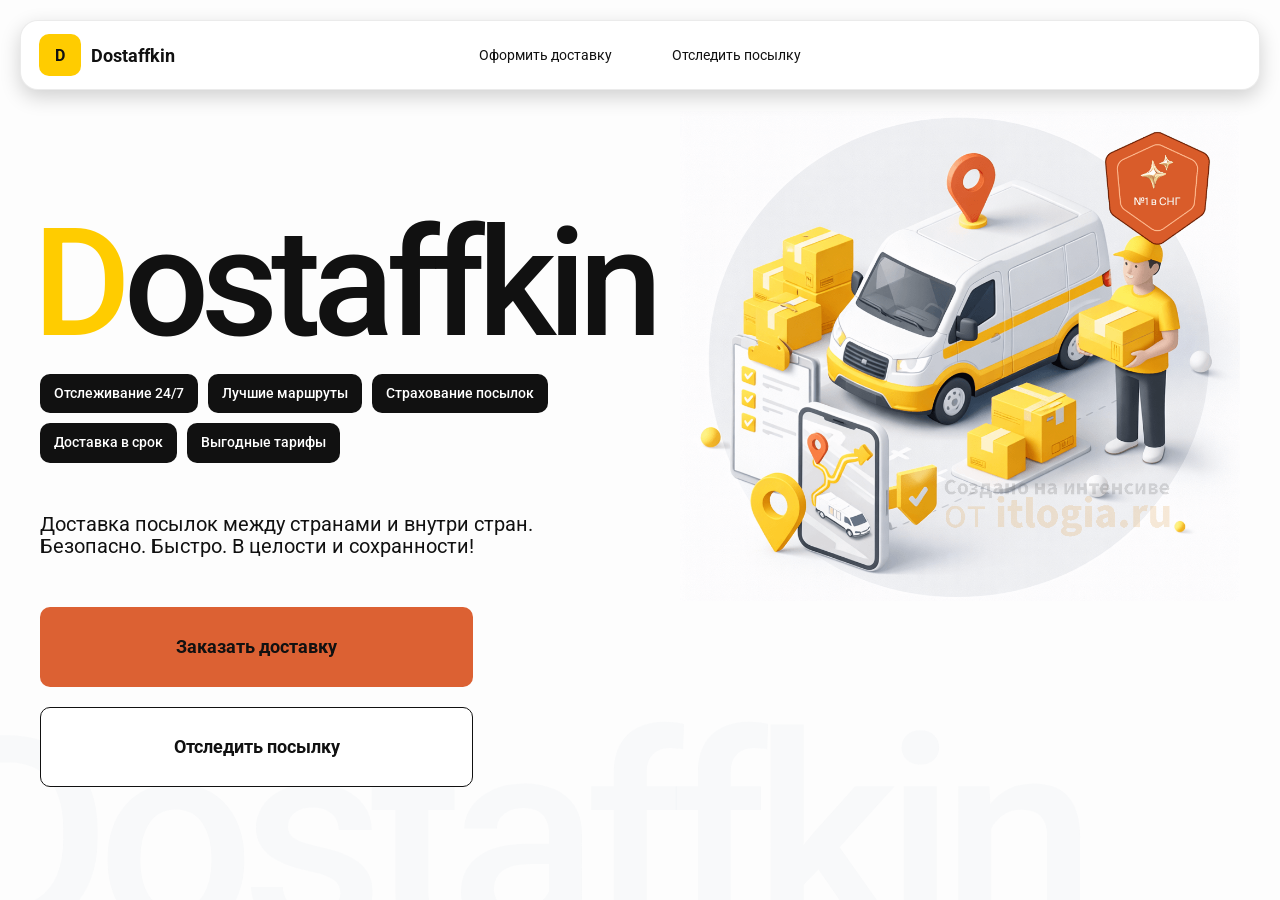
<file: index.html>
<!doctype html>

<html lang="ru">

    <head>
        <meta charset="utf-8"/>
        <meta name="viewport" content="width=device-width,initial-scale=1,maximum-scale=1,user-scalable=0"/>
        <title>Dostaffkin — Доставка посылок между странами и внутри стран. Безопасно. Быстро. В целости и сохранности!</title>
        <link rel="stylesheet" href="styles/base.css"/>
        <link rel="stylesheet" href="styles/base_adaptive.css"/>
        <link rel="stylesheet" href="styles/index.css"/>
        <link rel="stylesheet" href="styles/index_adaptive.css"/>
    </head>

    <body>
        <div class="container">

            <header class="header">
                <a class="header-brand" href="#">
                    <div class="header-logo">D</div>
                    <div class="header-title">Dostaffkin</div>
                </a>
                <nav class="header-menu">
                    <a class="header-link" href="./order.html">Оформить <span>доставку</span></a>
                    <a class="header-link" href="./track.html">Отследить <span>посылку</span></a>
                </nav>
            </header>

            <main class="main">
                <section class="main-info">
                    <div class="main-title">
                        <span>D</span>ostaffkin
                    </div>
                    <div class="main-features">
                        <div class="main-feature">Отслеживание 24/7</div>
                        <div class="main-feature">Лучшие маршруты</div>
                        <div class="main-feature">Страхование посылок</div>
                        <div class="main-feature">Доставка в срок</div>
                        <div class="main-feature">Выгодные тарифы</div>
                    </div>
                    <div class="main-description">
                        Доставка посылок между странами и внутри стран.
                        Безопасно. Быстро. В целости и сохранности!
                    </div>
                    <div class="main-actions">
                        <a class="button" type="button" href="./order.html">Заказать доставку</a>
                        <a class="button button-white" type="button" href="./track.html">Отследить посылку</a>
                    </div>
                </section>
                <div class="main-title-ghost">Dostaffkin</div>
                <section class="main-image">
                    <img src="images/main-image.png" alt="Main image"/>
                </section>
            </main>

        </div>
    </body>

</html>
</file>
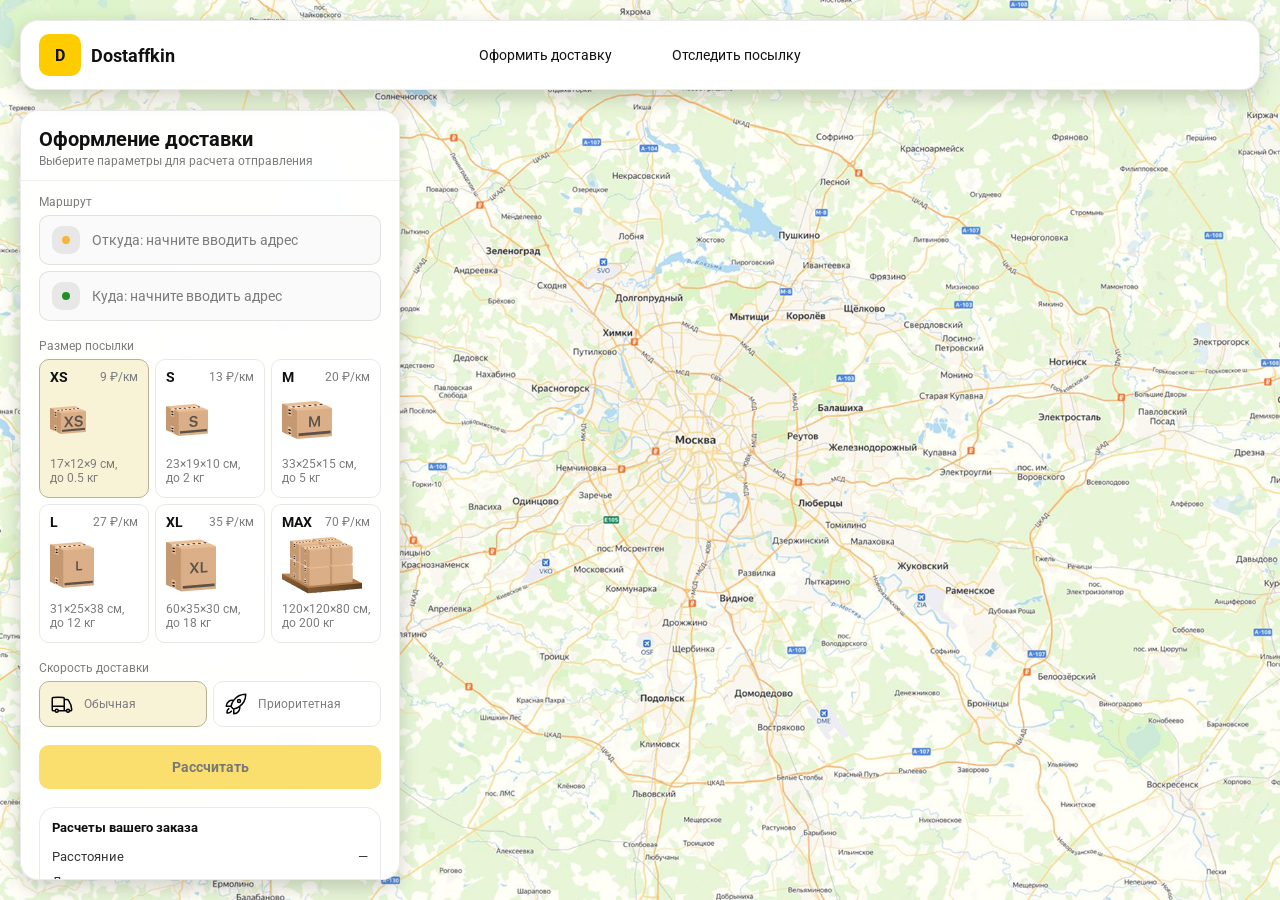
<file: order.html>
<!doctype html>
<html lang="ru">

    <head>
        <meta charset="utf-8"/>
        <meta name="viewport" content="width=device-width,initial-scale=1,maximum-scale=1,user-scalable=0"/>
        <title>Оформление доставки</title>

        <link rel="stylesheet" href="styles/base.css"/>
        <link rel="stylesheet" href="styles/base_adaptive.css"/>

        <link rel="stylesheet" href="styles/order.css"/>
        <link rel="stylesheet" href="styles/order_adaptive.css"/>
    </head>

    <body>
        <div id="map"></div>

        <header class="header">
            <a class="header-brand" href="./index.html">
                <div class="header-logo">D</div>
                <div class="header-title">Dostaffkin</div>
            </a>
            <nav class="header-menu">
                <a class="header-link" href="#">Оформить <span>доставку</span></a>
                <a class="header-link" href="./track.html">Отследить <span>посылку</span></a>
            </nav>
        </header>

        <aside class="main" id="sidebar">
            <div class="main-header">
                <div class="main-title">Оформление доставки</div>
                <div class="main-text">Выберите параметры для расчета отправления</div>
            </div>
            <div class="main-content">
                <div class="main-route">
                    <div class="main-block-title">Маршрут</div>
                    <div class="main-fields">
                        <div class="main-field" id="fromField">
                            <div class="main-pin"></div>
                            <input id="from" placeholder="Откуда: начните вводить адрес" autocomplete="off"/>
                            <div class="main-ac" id="fromAc" role="listbox" aria-label="Подсказки адресов"></div>
                        </div>
                        <div class="main-field" id="toField">
                            <div class="main-pin"></div>
                            <input id="to" placeholder="Куда: начните вводить адрес" autocomplete="off"/>
                            <div class="main-ac" id="toAc" role="listbox" aria-label="Подсказки адресов"></div>
                        </div>
                    </div>
                </div>
                <div class="main-package">
                    <div class="main-block-title">Размер посылки</div>

                    <div class="main-sizes">
                        <div class="main-size-card is-active" data-value="xs">
                            <div class="main-size-top">
                                <div class="main-size-label">XS</div>
                                <div class="main-size-rate">9 ₽/км</div>
                            </div>
                            <div class="main-size-media">
                                <img src="images/sizes/xs.png" alt="Короб XS"/>
                            </div>
                            <div class="main-size-description">17×12×9 см,<br>до 0.5 кг</div>
                        </div>

                        <div class="main-size-card" data-value="s">
                            <div class="main-size-top">
                                <div class="main-size-label">S</div>
                                <div class="main-size-rate">13 ₽/км</div>
                            </div>
                            <div class="main-size-media">
                                <img src="images/sizes/s.png" alt="Короб S"/>
                            </div>
                            <div class="main-size-description">23×19×10 см,<br>до 2 кг</div>
                        </div>

                        <div class="main-size-card" data-value="m">
                            <div class="main-size-top">
                                <div class="main-size-label">M</div>
                                <div class="main-size-rate">20 ₽/км</div>
                            </div>
                            <div class="main-size-media">
                                <img src="images/sizes/m.png" alt="Короб M"/>
                            </div>
                            <div class="main-size-description">33×25×15 см,<br>до 5 кг</div>
                        </div>

                        <div class="main-size-card" data-value="l">
                            <div class="main-size-top">
                                <div class="main-size-label">L</div>
                                <div class="main-size-rate">27 ₽/км</div>
                            </div>
                            <div class="main-size-media">
                                <img src="images/sizes/l.png" alt="Короб L"/>
                            </div>
                            <div class="main-size-description">31×25×38 см,<br>до 12 кг</div>
                        </div>

                        <div class="main-size-card" data-value="xl">
                            <div class="main-size-top">
                                <div class="main-size-label">XL</div>
                                <div class="main-size-rate">35 ₽/км</div>
                            </div>
                            <div class="main-size-media">
                                <img src="images/sizes/xl.png" alt="Короб XL"/>
                            </div>
                            <div class="main-size-description">60×35×30 см,<br>до 18 кг</div>
                        </div>

                        <div class="main-size-card" data-value="max">
                            <div class="main-size-top">
                                <div class="main-size-label">MAX</div>
                                <div class="main-size-rate">70 ₽/км</div>
                            </div>
                            <div class="main-size-media main-size-media-palleta">
                                <img src="images/sizes/max.png" alt="Паллета"/>
                            </div>
                            <div class="main-size-description">120×120×80 см,<br>до 200 кг</div>
                        </div>
                    </div>
                </div>
                <div class="main-speed">
                    <div class="main-block-title">Скорость доставки</div>

                    <div class="main-speeds">
                        <div class="main-speed-card is-active" data-value="regular">
                            <img class="main-speed-media" src="images/icons/regular.svg" alt="Regular"/>
                            <div class="main-speed-description">Обычная</div>
                        </div>
                        <div class="main-speed-card" data-value="fast">
                            <img class="main-speed-media" src="images/icons/fast.svg" alt="Fast"/>
                            <div class="main-speed-description">Приоритетная</div>
                        </div>

                    </div>
                </div>
                <div class="main-calculate-block">
                    <button id="calc" class="button calculate-button" type="button" disabled>Рассчитать</button>
                </div>
                <div class="main-result" id="result">
                    <div class="main-result-title">Расчеты вашего заказа</div>
                    <div class="main-result-lines">
                        <div class="main-result-line"><span>Расстояние</span><span id="distanceValue">—</span></div>
                        <div class="main-result-line"><span>Доставим через</span><span id="durationValue">—</span></div>
                        <div class="main-result-line"><span>Тариф</span><span id="rateValue">—</span></div>
                    </div>
                    <div class="main-price">
                        <div class="main-price-label">Итого</div>
                        <div class="main-price-value" id="totalValue">—</div>
                    </div>
                </div>
                <div class="main-order-box">
                <div class="main-order-form" id="orderForm">
                    <div class="main-order-title">Оформление доставки</div>
                    <div class="main-block-info-row">
                        <div class="main-block-title">Контакты</div>
                        <div class="order-fields">
                            <div class="main-field">
                                <input id="customerName" placeholder="Ваше имя" autocomplete="off"/>
                            </div>
                            <div class="main-field">
                                <input id="customerPhone" placeholder="Ваш телефон" autocomplete="off" inputmode="tel"/>
                            </div>
                        </div>
                    </div>
                    <div class="main-block-info-row extra-info">
                        <div class="main-block-title">Дополнительная информация</div>
                        <div class="main-field textarea">
                            <textarea id="comment" placeholder="Детали доставки и комментарии"></textarea>
                        </div>
                    </div>
                    <button id="submit" class="button main-submit-request" type="button" disabled>Отправить
                        заявку
                    </button>
                </div>

                <div class="main-order-success" id="orderSuccess">
                    <div class="main-success-icon">✓</div>
                    <div class="main-success-title">Заявка отправлена!</div>
                    <div class="main-success-title">Номер отправления – <span id="orderId"></span></div>
                    <div class="main-success-subtitle">Мы скоро свяжемся с вами</div>
                </div>
                </div>
            </div>
        </aside>

    </body>

</html>
</file>
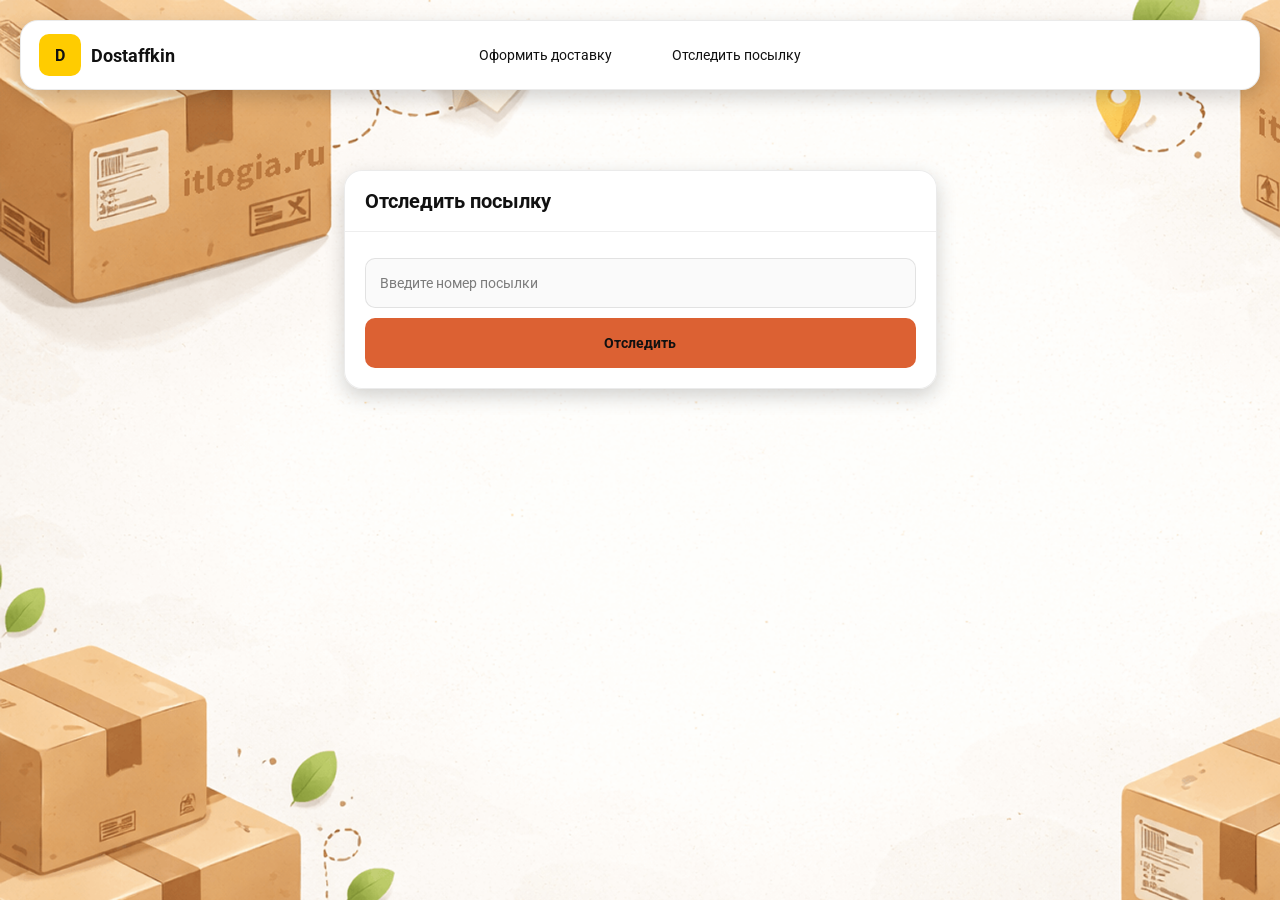
<file: track.html>
<!doctype html>
<html lang="ru">
<head>
    <meta charset="utf-8"/>
    <meta name="viewport" content="width=device-width,initial-scale=1,maximum-scale=1,user-scalable=0"/>
    <title>Отследить посылку</title>
    <link rel="stylesheet" href="styles/base.css"/>
    <link rel="stylesheet" href="styles/base_adaptive.css"/>

    <link rel="stylesheet" href="styles/track.css"/>
    <link rel="stylesheet" href="styles/track_adaptive.css"/>
</head>
<body>
    <div class="container">

        <header class="header">
            <a class="header-brand" href="./index.html">
                <div class="header-logo">D</div>
                <div class="header-title">Dostaffkin</div>
            </a>
            <nav class="header-menu">
                <a class="header-link" href="./order.html">Оформить <span>доставку</span></a>
                <a class="header-link" href="#">Отследить <span>посылку</span></a>
            </nav>
        </header>

        <main class="track-content">
            <section class="track-card track-search">
                <div class="track-title">Отследить посылку</div>
                <div class="track-action">
                    <div class="main-field track-field">
                        <input id="trackNumber" placeholder="Введите номер посылки" autocomplete="off"/>
                    </div>
                    <button id="trackButton" class="button track-button" type="button">Отследить</button>
                </div>
            </section>

            <section class="track-card track-result" id="trackResult">
                <div class="track-result-header">
                    <div class="track-id" id="trackIdValue"></div>
                    <div class="track-routes">
                        <div class="track-route">
                            <div class="track-route-pin">
                                <svg xmlns="http://www.w3.org/2000/svg" fill="none" viewBox="0 0 24 24" stroke-width="1.5"
                                    stroke="orange" class="size-6">
                                    <path stroke-linecap="round" stroke-linejoin="round"
                                    d="M15 10.5a3 3 0 1 1-6 0 3 3 0 0 1 6 0Z"/>
                                    <path stroke-linecap="round" stroke-linejoin="round"
                                    d="M19.5 10.5c0 7.142-7.5 11.25-7.5 11.25S4.5 17.642 4.5 10.5a7.5 7.5 0 1 1 15 0Z"/>
                                </svg>
                            </div>
                            <div class="track-route-address" id="trackFromValue">
                                Откуда: Москва, улица Арбат, 1
                            </div>
                        </div>
                        <div class="track-route track-route-arrow">
                            <svg xmlns="http://www.w3.org/2000/svg" fill="none" viewBox="0 0 24 24" stroke-width="1.5"
                                stroke="currentColor" class="size-6">
                                <path stroke-linecap="round" stroke-linejoin="round"
                                d="M19.5 13.5 12 21m0 0-7.5-7.5M12 21V3"/>
                            </svg>
                        </div>
                        <div class="track-route">
                            <div class="track-route-pin">
                                <svg xmlns="http://www.w3.org/2000/svg" fill="none" viewBox="0 0 24 24" stroke-width="1.5"
                                    stroke="green" class="size-6">
                                    <path stroke-linecap="round" stroke-linejoin="round"
                                    d="M15 10.5a3 3 0 1 1-6 0 3 3 0 0 1 6 0Z"/>
                                    <path stroke-linecap="round" stroke-linejoin="round"
                                    d="M19.5 10.5c0 7.142-7.5 11.25-7.5 11.25S4.5 17.642 4.5 10.5a7.5 7.5 0 1 1 15 0Z"/>
                                </svg>
                            </div>
                            <div class="track-route-address" id="trackToValue">
                                Куда: Минск, проспект Независимости, 58
                            </div>
                        </div>
                    </div>
                </div>
                <div class="track-info">
                    <div class="track-status-title">Статус данной посылки:</div>
                    <div class="track-status-list" id="trackStatusList">


                        <div class="track-status created">
                            <img src="images/icons/created.svg" class="track-status-icon" alt="Created">
                            <div class="track-status-text">
                                <div class="track-status-text-state">Создан</div>
                                <div class="track-status-text-date">10.01.2026</div>
                            </div>
                        </div>

                        <div class="track-status in-way">
                            <img src="images/icons/in-way.svg" class="track-status-icon" alt="In way">
                            <div class="track-status-text">
                                <div class="track-status-text-state">В пути: Москва</div>
                                <div class="track-status-text-date">18.01.2026</div>
                            </div>
                        </div>

                        <div class="track-status ready">
                            <img src="images/icons/ready.svg" class="track-status-icon" alt="Ready">
                            <div class="track-status-text">
                                <div class="track-status-text-state">Готов к выдаче</div>
                                <div class="track-status-text-date">25.01.2026</div>
                            </div>
                        </div>

                        <div class="track-status done">
                            <img src="images/icons/done.svg" class="track-status-icon" alt="Done">
                            <div class="track-status-text">
                                <div class="track-status-text-state">Вручен</div>
                                <div class="track-status-text-date">27.01.2026</div>
                            </div>
                        </div>

                    </div>
                </div>
            </section>
        </main>

    </div>
</body>
</html>
</file>
<file: styles/base.css>
*, *::before, *::after {
    box-sizing: border-box;
}

@font-face {
    font-family: "Roboto";
    src: url("../fonts/Roboto-Regular.ttf");
    font-weight: normal;
}

@font-face {
    font-family: "Roboto";
    src: url("../fonts/Roboto-Bold.ttf");
    font-weight: bold;
}

@font-face {
    font-family: "Roboto";
    src: url("../fonts/Roboto-Medium.ttf");
    font-weight: 500;
}

html, body {
    margin: 0;
    color: #111111;
    font-family: "Roboto", sans-serif;
}

body {
    background: #FDFDFD;
}

.header {
    border-radius: 18px;
    box-shadow: 0 7px 20px 0 #0000002E;
    backdrop-filter: blur(10px);
    background: #ffffff;
    left: 20px;
    border: 1px solid rgba(0, 0, 0, 0.08);
    position: fixed;
    right: 20px;
    top: 20px;
    padding: 14px 18px;
    height: 70px;
    display: flex;
    align-items: center;
    z-index: 6;
}

.header-brand {
    display: flex;
    align-items: center;
    text-decoration: none;
    gap: 10px;
}

.header-logo {
    width: 42px;
    height: 42px;
    border-radius: 10px;
    background: #FFCC00;
    display: grid;
    place-items: center;
    font-weight: bold;
    color: #111;
}

.header-title {
    font-size: 18px;
    font-weight: bold;
    color: #111111;
    text-decoration: none;
}

.header-menu {
    display: flex;
    align-items: center;
    gap: 60px;
    margin: 0;
    position: absolute;
    left: 50%;
    transform: translateX(-50%);
}

.header-link {
    font-size: 14px;
    color: #111111;
    text-decoration: none;
}

.button {
    border: 0;
    outline: none;
    height: 44px;
    border-radius: 10px;
    font-size: 14px;
    font-weight: bold;
    cursor: pointer;
    font-family: inherit;
    transition: transform .08s ease, opacity .12s ease;
    background: #DC6133;
    color: #111111;
    text-align: center;
    text-decoration: none;
}

.button:hover {
    background-color: #E5BC19;
}

.button:disabled {
    cursor: not-allowed;
    background-color: #FADE6E;
    color: #787878;
    transform: none;
}

.button.button-white {
    background: #ffffff;
    border: 1px solid #111111;
}

.button.button-white:hover {
    background: rgb(241 241 241);
}

.main-field {
    display: flex;
    align-items: center;
    margin-top: 6px;
    gap: 10px;
    border: 1px solid #1111111A;
    background: #FAFAFA;
    border-radius: 10px;
    padding: 10px 12px;
    position: relative;
    box-sizing: border-box;
    height: 50px;
}

.main-field.textarea {
    height: auto;
}

.main-pin {
    width: 28px;
    height: 28px;
    border-radius: 10px;
    background: rgba(17, 17, 17, 0.08);
    display: grid;
    place-items: center;
    flex: 0 0 auto;
    position: relative;
}

.main-pin::before {
    content: "";
    width: 8px;
    height: 8px;
    border-radius: 999px;
    background: orange;
    opacity: .75;
    display: block;
}

.main-field:last-child .main-pin::before {
    background: green;
    opacity: .85;
}

input, textarea {
    width: 100%;
    border: 0;
    outline: none;
    background: transparent;
    font-size: 14px;
    color: #111111;
    font-family: inherit;
}

textarea {
    resize: vertical;
    min-height: 72px;
    padding: 2px 0;
}

input::placeholder, textarea::placeholder {
    color: #7C7C7C;
}

.main-field:focus-within {
    border-color: rgba(0, 0, 0, 0.20);
    box-shadow: 0 0 0 4px rgba(255, 204, 0, 0.35);
    background: rgba(255, 255, 255, 0.75);
}
</file>
<file: styles/base_adaptive.css>
@media (max-width: 767px) {
    .header {
        left: 10px;
        right: 10px;
        top: 10px;
    }

    .header-link span {
        display: none;
    }

    .header-menu {
        gap: 20px;
        justify-content: flex-start;
        margin: 0 0 0 30px;
        position: static;
        transform: none;
    }
}

@media (max-width: 420px) {
    .header-title {
        display: none;
    }
}

@media (max-width: 374px) {
    .header-menu {
        gap: 10px;
        margin: 0 0 0 10px;
    }
}
</file>
<file: styles/index.css>
.container {
    overflow: hidden;
    min-height: 100vh;
}

.main {
    padding: 111px 40px 40px;
    position: relative;
    display: flex;
}

.main-info {
    max-width: 840px;
    width: 100%;
    position: relative;
}

.main-title {
    margin-top: 98px;
    font-weight: 500;
    font-size: 200px;
    line-height: 1;
    letter-spacing: -0.05em;
    color: #111111;
    left: -15px;
    position: relative;
}

.main-title span {
    color: #ffcc00;
}

.main-features {
    margin-top: 15px;
    display: flex;
    flex-wrap: wrap;
    gap: 10px;
}

.main-feature {
    background: #111111;
    color: #ffffff;
    padding: 12px 14px;
    font-weight: 500;
    font-size: 14px;
    line-height: 1.1;
    border-radius: 10px;
}

.main-description {
    margin-top: 50px;
    max-width: 500px;
    font-size: 20px;
    line-height: 1.1;
    color: #111111;
}

.main-actions {
    margin-top: 50px;
    display: flex;
    flex-direction: column;
    gap: 20px;
}

.main-actions .button {
    height: 80px;
    width: 433px;
    font-size: 18px;
    font-weight: bold;
    place-items: center;
    display: grid;
}

.main-title-ghost {
    position: absolute;
    z-index: -1;
    left: -70px;
    bottom: -150px;
    font-weight: 500;
    font-size: 278px;
    line-height: 1;
    letter-spacing: -0.05em;
    color: #ECEDF04D;
}

.main-image {
    width: 1024px;
    top: 100px;
    z-index: -2;
}

.main-image img {
    width: 100%;
    max-width: 1024px;
    height: auto;
    display: block;
}
</file>
<file: styles/index_adaptive.css>
@media (max-width: 1760px) {
    .main-title {
        font-size: 150px;
        left: -7px;
    }

    .main-info {
        max-width: 640px;
    }
}

@media (max-width: 1200px) {
    .main-info {
        max-width: 540px;
    }

    .main {
        padding: 111px 20px 20px;
    }

    .main-title {
        font-size: 120px;
        left: -4px;
    }

    .main-title-ghost {
        font-size: 220px;
    }
}

@media (max-width: 1024px) {
    .main-title {
        margin-top: 30px;
    }

    .main {
        flex-direction: column-reverse;
    }

    .main-image {
        max-width: 350px;
        position: absolute;
        left: 370px;
        top: 370px;
    }

    .main-info {
        max-width: 100%;
    }

    .main-actions {
        gap: 10px;
    }

    .main-actions .button {
        height: 50px;
        font-size: 14px;
        width: auto;
        max-width: 300px;
    }

    .main-description {
        max-width: 350px;
    }
}

@media (max-width: 570px) {
    .main-title {
        font-size: 88px;
    }

    .main-description {
        max-width: 100%
    }

    .main-actions {
       width: 100%;
    }

    .main-actions .button {
        width: 100%;
        max-width: 100%
    }

    .main-image {
        max-width: 650px;
        position: absolute;
        left: 170px;
        top: 70px;
        opacity: 0.2;
    }
}

@media (max-width: 400px) {
    .main-title {
        font-size: 70px;
    }
}
</file>
<file: styles/order.css>
#map {
    background-image: url("../images/order-bg.png");
    background-size: cover;
    position: fixed;
    inset: 0;
}

.main {
    border-radius: 18px;
    box-shadow: 0 7px 20px 0 #0000002E;
    backdrop-filter: blur(10px);
    background: rgba(255, 255, 255, 0.96);
    left: 20px;
    border: 1px solid rgba(0, 0, 0, 0.08);
    position: fixed;
    top: 110px;
    bottom: 20px;
    width: 380px;
    display: flex;
    flex-direction: column;
    overflow: hidden;
    z-index: 5;
}

.main-header {
    padding: 18px 18px 12px 18px;
    border-bottom: 1px solid rgba(0, 0, 0, 0.06);
    display: flex;
    flex-direction: column;
}

.main-title {
    font-size: 20px;
    line-height: 100%;
    font-weight: bold;
}

.main-text {
    font-size: 12px;
    margin-top: 5px;
    color: #7C7C7C;
}

.main-content {
    padding: 14px 18px 18px 18px;
    overflow: auto;
    scrollbar-width: none;
    display: flex;
    flex-direction: column;
    gap: 18px;
    flex: 1;
}

.main-block-title {
    font-size: 12px;
    color: #7C7C7C;
}

.main-route .main-block-title,
.main-package .main-block-title {
    margin-bottom: 6px;
}

.main-sizes {
    display: grid;
    gap: 6px;
    grid-template-columns: repeat(3, 1fr);
}

.main-size-card {
    border: 1px solid #E8E8E7;
    background: #FFFFFF;
    border-radius: 10px;
    padding: 10px;
    cursor: pointer;
    user-select: none;
    transition: transform .08s ease, border-color .12s ease, background .12s ease;
    min-height: 139px;
}

.main-size-card:hover {
    transform: translateY(-1px);
}

.main-size-card.is-active {
    background-color: #F8F2D6;
    border-color: #B7B196;
}

.main-size-top {
    display: flex;
    align-items: center;
    justify-content: space-between;
}

.main-size-label {
    font-weight: bold;
    font-size: 14px;
    color: #111111;
    line-height: 100%;
}

.main-size-rate {
    font-size: 12px;
    color: #7C7C7C;
    line-height: 100%;
}

.main-size-media {
    margin-top: 8px;
    height: 57px;
}

.main-size-description {
    margin-top: 8px;
    font-size: 12px;
    color: #7C7C7C;
    line-height: 1.2;
}

.main-speed .main-block-title {
    margin-bottom: 6px;
}

.main-speeds {
    display: grid;
    gap: 6px;
    grid-template-columns: repeat(2, 1fr);
}

.main-speed-card {
    border: 1px solid #E8E8E7;
    background: #FFFFFF;
    border-radius: 10px;
    padding: 10px;
    cursor: pointer;
    user-select: none;
    transition: transform .08s ease, border-color .12s ease, background .12s ease;
    display: flex;
    align-items: center;
    gap: 10px;
}

.main-speed-card:hover {
    transform: translateY(-1px);
}

.main-speed-card.is-active {
    background-color: #F8F2D6;
    border-color: #B7B196;
}

.main-speed-description {
    font-size: 12px;
    color: #7C7C7C;
    line-height: 1.2;
}

.calculate-button {
    width: 100%;
}

.main-result {
    border: 1px solid rgba(0, 0, 0, 0.08);
    background: rgba(255, 255, 255, 0.75);
    border-radius: 16px;
    padding: 12px;
    line-height: 1.25;
}

.main-result-title {
    font-weight: bold;
    font-size: 13px;
    color: #111111;
    margin-bottom: 13px;
}

.main-result-lines {
    gap: 8px;
    display: flex;
    flex-direction: column;
}

.main-result-line {
    font-size: 13px;
    color: rgba(17, 17, 17, 0.85);
    display: flex;
    justify-content: space-between;
}

.main-price {
    margin-top: 18px;
    padding-top: 10px;
    border-top: 1px dashed rgba(0, 0, 0, 0.12);
    display: flex;
    align-items: baseline;
    justify-content: space-between;
}

.main-price-label {
    font-size: 12px;
    color: rgba(17, 17, 17, 0.55);
}

.main-price-value {
    font-size: 20px;
    font-weight: bold;
    color: #111111;
    letter-spacing: -0.3px;
}

.main-order-box {
    background: #ffffff;
    border: 1px solid #E8E8E7;
    border-radius: 10px;
    padding: 12px;
}

.main-order-title {
    margin-bottom: 8px;
    font-weight: bold;
    font-size: 14px;
    color: #111111;
}

.main-block-info {
    display: flex;
    flex-direction: column;
    gap: 6px;
}

.order-fields {
    display: grid;
    grid-template-columns: 1fr 1fr;
    column-gap: 10px;
    margin-top: 6px;
}

.main-block-info-row.extra-info {
    display: block;
    margin-top: 13px;
}

.main-submit-request {
    width: 100%;
    margin-top: 6px;
}

.main-order-success {
    display: none;
    text-align: center;
    padding: 22px 12px;
    gap: 12px;
}

.main-order-success.is-visible {
    display: flex;
    flex-direction: column;
    align-items: center;
}

.main-success-icon {
    width: 56px;
    height: 56px;
    border-radius: 50%;
    background: #16a34a;
    color: #ffffff;
    display: grid;
    place-items: center;
    font-size: 30px;
}

.main-success-title {
    font-size: 14px;
    font-weight: bold;
    color: #111111;
}

.main-success-subtitle {
    font-size: 12px;
    color: rgba(17, 17, 17, 0.55);
    line-height: 1.3;
}
</file>
<file: styles/order_adaptive.css>
@media (max-width: 767px) {
    .main {
        left: 10px;
        right: 10px;
        top: 50%;
        bottom: 12px;
        width: auto;
        max-width: none;
    }
}

@media (max-width: 420px) {
    .main-sizes {
        grid-template-columns: repeat(2, 1fr);
    }
}
</file>
<file: styles/track.css>
.container {
    background: #F4F4F4 url("../images/track-bg.png");
    background-size: cover;
    min-height: 100vh;
    padding: 170px 0 50px 0;
}

.track-content {
    width: 593px;
    margin: 0 auto;
}

.track-card {
    width: 100%;
    border-radius: 18px;
    box-shadow: 0 7px 20px 0 #0000002E;
    backdrop-filter: blur(10px);
    background: rgba(255, 255, 255, 0.96);
    border: 1px solid rgba(0, 0, 0, 0.08);
}

.track-title {
    font-size: 20px;
    line-height: 100%;
    font-weight: bold;
    border-bottom: 1px solid #EEEEEE;
    padding: 20px;
}

.track-action {
    padding: 20px;
}

.track-button {
    width: 100%;
    height: 50px;
}

.track-field {
    margin-bottom: 10px;
}

.track-result {
    margin-top: 5px;
    display: none;
}

.track-result.is-visible {
    display: block;
}

.track-result-header {
    font-weight: bold;
    font-size: 14px;
    color: #111111;
    padding: 20px;
    border-bottom: 1px solid #EEEEEE;
}

.track-id {
    margin-bottom: 12px;
    font-size: 20px;
}

.track-routes {
    display: flex;
    flex-direction: column;
    gap: 10px;
    font-weight: normal;
}

.track-route {
    display: flex;
    align-items: center;
    gap: 10px;
}

.track-route-pin {
    width: 24px;
    height: 24px;
    flex-shrink: 0;
}

.track-route-arrow {
    padding: 15px 0;
    width: 24px;
    height: 24px;
}

.track-info {
    padding: 20px;
}

.track-status {
    display: flex;
    align-items: center;
    font-size: 12px;
    gap: 10px;
}

.track-status-title {
    font-size: 14px;
    color: #111111;
    margin-bottom: 20px;
}

.track-status-list {
    display: flex;
    flex-direction: column;
    gap: 15px;
}

.track-status-icon {
    width: 40px;
    height: 40px;
    border-radius: 50%;
    background: rgba(17, 17, 17, 0.08);
    display: grid;
    place-items: center;
    flex: 0 0 auto;
}

.track-status.created .track-status-icon {
    background-color: #F1CB00;
}

.track-status.in-way .track-status-icon {
    background-color: #F08A11;
}

.track-status.ready .track-status-icon {
    background-color: #A35D0A;
}

.track-status.done .track-status-icon {
    background-color: #37C93B;
}

.track-status-text {
    display: flex;
    align-items: center;
    justify-content: space-between;
    color: #111111;
    font-size: 12px;
    flex: 1;
}

.track-status-date {
    color: rgba(17, 17, 17, 0.55);
}
</file>
<file: styles/track_adaptive.css>
@media (max-width: 767px) {
    .container {
        padding: 130px 0 50px 0;
    }

    .track-content {
        width: 100%;
        padding-left: 10px;
        padding-right: 10px;
    }

    .track-result-header {
        padding: 20px;
    }
}
</file>
